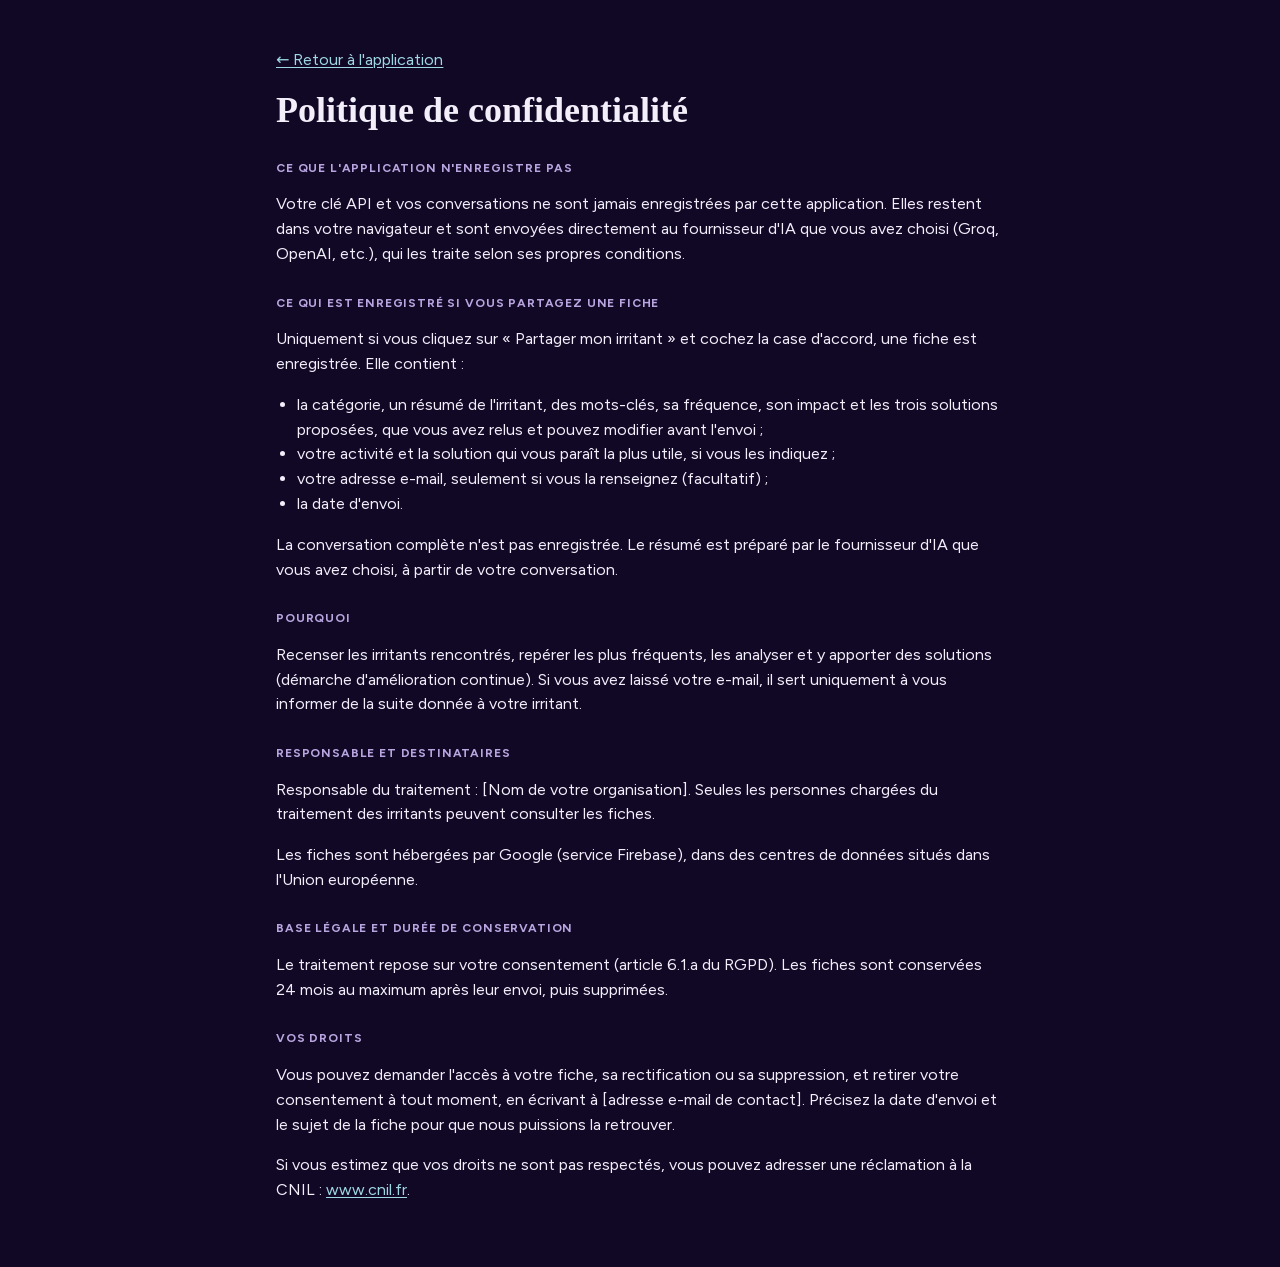
<file: public/confidentialite.html>
<!doctype html>
<html lang="fr">
<head>
  <meta charset="utf-8">
  <meta name="viewport" content="width=device-width, initial-scale=1">
  <title>Confidentialité · Résolveur d'irritants</title>
  <link rel="icon" href="favicon.svg" type="image/svg+xml">
  <link rel="stylesheet" href="css/style.css">
</head>
<body>
  <!-- À PERSONNALISER : remplacez les deux textes entre crochets [ ] (étape 10.6 du guide). -->
  <main class="legal">
    <p><a href="./">← Retour à l'application</a></p>
    <h1>Politique de confidentialité</h1>

    <h2>Ce que l'application n'enregistre pas</h2>
    <p>Votre clé API et vos conversations ne sont jamais enregistrées par cette application. Elles restent dans votre navigateur et sont envoyées directement au fournisseur d'IA que vous avez choisi (Groq, OpenAI, etc.), qui les traite selon ses propres conditions.</p>

    <h2>Ce qui est enregistré si vous partagez une fiche</h2>
    <p>Uniquement si vous cliquez sur « Partager mon irritant » et cochez la case d'accord, une fiche est enregistrée. Elle contient :</p>
    <ul>
      <li>la catégorie, un résumé de l'irritant, des mots-clés, sa fréquence, son impact et les trois solutions proposées, que vous avez relus et pouvez modifier avant l'envoi ;</li>
      <li>votre activité et la solution qui vous paraît la plus utile, si vous les indiquez ;</li>
      <li>votre adresse e-mail, seulement si vous la renseignez (facultatif) ;</li>
      <li>la date d'envoi.</li>
    </ul>
    <p>La conversation complète n'est pas enregistrée. Le résumé est préparé par le fournisseur d'IA que vous avez choisi, à partir de votre conversation.</p>

    <h2>Pourquoi</h2>
    <p>Recenser les irritants rencontrés, repérer les plus fréquents, les analyser et y apporter des solutions (démarche d'amélioration continue). Si vous avez laissé votre e-mail, il sert uniquement à vous informer de la suite donnée à votre irritant.</p>

    <h2>Responsable et destinataires</h2>
    <p>Responsable du traitement : [Nom de votre organisation]. Seules les personnes chargées du traitement des irritants peuvent consulter les fiches.</p>
    <p>Les fiches sont hébergées par Google (service Firebase), dans des centres de données situés dans l'Union européenne.</p>

    <h2>Base légale et durée de conservation</h2>
    <p>Le traitement repose sur votre consentement (article 6.1.a du RGPD). Les fiches sont conservées 24 mois au maximum après leur envoi, puis supprimées.</p>

    <h2>Vos droits</h2>
    <p>Vous pouvez demander l'accès à votre fiche, sa rectification ou sa suppression, et retirer votre consentement à tout moment, en écrivant à [adresse e-mail de contact]. Précisez la date d'envoi et le sujet de la fiche pour que nous puissions la retrouver.</p>
    <p>Si vous estimez que vos droits ne sont pas respectés, vous pouvez adresser une réclamation à la CNIL : <a href="https://www.cnil.fr" rel="noopener">www.cnil.fr</a>.</p>
  </main>
</body>
</html>
</file>
<file: public/css/style.css>
/* Charte graphique (thème sombre)
   Fonds      page #110826 · panneaux #1A0F36 · éléments dans un panneau #231545 · bordures #352558
   Marque     violet #4B2882 · lavande (titres de panneau) #B9A6E0 · lavande claire #D9C9FF
              bleu ciel (accent, « en direct ») #9ED8E2 · bleu ciel profond #5FB7C6
              dégradé du mot clé #9ED8E2 → #D9C9FF · dégradé des barres #4B2882 → #9ED8E2
   Texte      principal #F2EEFA · secondaire #A99DC6
   États      friction #FF8A95 · validé #6FD6A8 · vigilance #F3B65B · écarté ou désactivé #6D6290
   Polices    Georgia gras (message clé, 24 à 40 px)
              Figtree (900 grands chiffres, 700 titres en capitales 12 px, 400 à 600 texte)
              JetBrains Mono 11,5 px (adresses e-mail, heures, identifiants techniques)
   Les polices Figtree et JetBrains Mono sont hébergées avec le site (dossier fonts) :
   aucun appel à un service externe, ce qui évite un transfert de données vers Google Fonts. */

@font-face {
  font-family: "Figtree";
  src: url("../fonts/figtree.woff2") format("woff2");
  font-weight: 400 900;
  font-style: normal;
  font-display: swap;
}
@font-face {
  font-family: "JetBrains Mono";
  src: url("../fonts/jetbrains-mono.woff2") format("woff2");
  font-weight: 400 500;
  font-style: normal;
  font-display: swap;
}

:root {
  --bg: #110826;
  --panel: #1A0F36;
  --inset: #231545;
  --border: #352558;

  --violet: #4B2882;
  --violet-hover: #5D35A0;
  --lavender: #B9A6E0;
  --lavender-light: #D9C9FF;
  --sky: #9ED8E2;
  --sky-deep: #5FB7C6;
  --grad-key: linear-gradient(90deg, #9ED8E2, #D9C9FF);
  --grad-bar: linear-gradient(90deg, #4B2882, #9ED8E2);

  --text: #F2EEFA;
  --muted: #A99DC6;
  --friction: #FF8A95;
  --friction-soft: rgba(255, 138, 149, .12);
  --valid: #6FD6A8;
  --warn: #F3B65B;
  --off: #6D6290;

  --radius: 14px;
  --shadow: 0 1px 2px rgba(0, 0, 0, .4), 0 16px 40px rgba(5, 2, 15, .55);
  --font: "Figtree", "Segoe UI", system-ui, -apple-system, "Helvetica Neue", Arial, sans-serif;
  --serif: Georgia, "Times New Roman", serif;
  --mono: "JetBrains Mono", ui-monospace, SFMono-Regular, Menlo, Consolas, monospace;
  color-scheme: dark;
}

* { box-sizing: border-box; }
[hidden] { display: none !important; }
html, body { height: 100%; }
body {
  margin: 0;
  background: var(--bg);
  color: var(--text);
  font: 400 16px/1.55 var(--font);
  -webkit-font-smoothing: antialiased;
}
a { color: var(--sky); text-underline-offset: 2px; }
a:hover { color: var(--lavender-light); }
h1, h2 { line-height: 1.2; margin: 0; font-weight: 700; }
strong { font-weight: 700; }
.muted { color: var(--muted); }
.mono { font: 400 11.5px/1.4 var(--mono); letter-spacing: 0; }

/* Message clé : Georgia gras, mot clé en dégradé */
.key-message { font-family: var(--serif); font-weight: 700; color: var(--text); letter-spacing: -.01em; }
.key {
  background: var(--grad-key);
  -webkit-background-clip: text; background-clip: text;
  color: transparent;
}

/* Titres de panneau : capitales 12 px, lavande */
.panel-title, #setup-form label, .share-dialog label, .share-dialog .label, .board-side h2, .fiche-edit label {
  font: 700 12px/1.3 var(--font); text-transform: uppercase; letter-spacing: .07em; color: var(--lavender);
}

button, input, select, textarea { font: inherit; color: inherit; }
button { cursor: pointer; border-radius: 10px; border: 1px solid transparent; padding: .55rem .95rem; font-weight: 600; }
button:disabled { cursor: not-allowed; background: var(--inset); color: var(--off); border-color: var(--border); }
button:focus-visible, input:focus-visible, select:focus-visible, textarea:focus-visible, summary:focus-visible, a:focus-visible {
  outline: 2px solid var(--sky); outline-offset: 2px;
}
.primary { background: var(--violet); color: var(--text); font-weight: 700; border-color: #6A44AA; }
.primary:hover:not(:disabled) { background: var(--violet-hover); }
.primary.stop { background: var(--friction); border-color: var(--friction); color: #2A0A10; }
.ghost { background: transparent; border-color: var(--border); color: var(--text); }
.ghost:hover:not(:disabled) { background: var(--inset); border-color: var(--lavender); }

input, select, textarea {
  width: 100%;
  background: var(--inset);
  border: 1px solid var(--border);
  border-radius: 10px;
  padding: .6rem .75rem;
}
input:hover, select:hover, textarea:hover { border-color: #4A3878; }
input::placeholder, textarea::placeholder { color: var(--muted); opacity: .8; }
input:disabled, select:disabled, textarea:disabled { color: var(--off); }
select option { background: var(--panel); color: var(--text); }

/* ----- Configuration ----- */
.setup {
  min-height: 100%; display: grid; place-items: center; padding: 24px 16px;
  background:
    radial-gradient(ellipse at 20% 0%, rgba(75, 40, 130, .45), transparent 60%),
    radial-gradient(ellipse at 100% 100%, rgba(95, 183, 198, .12), transparent 55%),
    var(--bg);
}
.setup-card {
  position: relative; overflow: hidden;
  width: 100%; max-width: 520px;
  background: var(--panel); border: 1px solid var(--border);
  border-radius: 20px; padding: 30px 28px 26px; box-shadow: var(--shadow);
}
.setup-card::before, .share-dialog::before {
  content: ""; position: absolute; inset: 0 0 auto 0; height: 5px; background: var(--grad-bar);
}
.brand { display: flex; gap: 14px; align-items: center; margin-bottom: 20px; }
.brand h1 { font-size: 30px; }
.brand p { margin: .35rem 0 0; font-size: .95rem; }
#setup-form { display: grid; gap: 6px; }
#setup-form label { margin-top: 12px; }
.input-row { display: flex; gap: 8px; }
.input-row input { flex: 1; min-width: 0; }
.input-row button { white-space: nowrap; }
.hint { margin: 2px 0 0; font-size: .85rem; line-height: 1.45; color: var(--muted); }
.hint.ok { color: var(--valid); font-weight: 600; }
.hint.bad { color: var(--friction); font-weight: 600; }
.hint.warn { color: var(--warn); font-weight: 600; }
.check { display: flex; align-items: center; gap: 8px; }
#setup-form label.check, .share-dialog label.check {
  font: 400 15px/1.45 var(--font); text-transform: none; letter-spacing: 0; color: var(--text);
}
.check input { width: auto; accent-color: var(--sky-deep); }
.error {
  background: var(--friction-soft); color: var(--friction); border: 1px solid rgba(255, 138, 149, .35);
  padding: .6rem .8rem; border-radius: 10px; margin: 8px 0 0; font-size: .9rem;
}
#setup-form .primary { margin-top: 18px; padding: .8rem; font-size: 1rem; }
.privacy {
  margin-top: 18px; font-size: .88rem; color: var(--muted);
  background: var(--inset); border: 1px solid var(--border); border-radius: 12px; padding: .75rem .9rem;
}
.privacy summary { cursor: pointer; font: 700 12px/1.3 var(--font); text-transform: uppercase; letter-spacing: .07em; color: var(--lavender); }
.privacy p { margin: .55rem 0 0; }

/* ----- Conversation ----- */
.chat { height: 100%; display: flex; flex-direction: column; }
.topbar {
  position: relative;
  display: flex; justify-content: space-between; align-items: center; gap: 12px; flex-wrap: wrap;
  padding: 12px max(16px, calc((100% - 900px) / 2 + 16px));
  background: var(--panel); border-bottom: 1px solid var(--border);
}
.topbar::after { content: ""; position: absolute; left: 0; right: 0; bottom: -1px; height: 2px; background: var(--grad-bar); opacity: .7; }
.board .topbar { padding-left: max(16px, calc((100% - 1200px) / 2 + 16px)); padding-right: max(16px, calc((100% - 1200px) / 2 + 16px)); }
.topbar-title { display: flex; align-items: center; gap: 10px; min-width: 0; }
.topbar-title > div { display: flex; flex-direction: column; min-width: 0; }
.topbar-title strong { font-size: 1.05rem; }
.badge { color: var(--muted); white-space: nowrap; overflow: hidden; text-overflow: ellipsis; font: 400 11.5px/1.4 var(--mono); }
.topbar-actions { display: flex; gap: 6px; flex-wrap: wrap; }
.topbar-actions button { padding: .4rem .75rem; font-size: .88rem; }

.messages {
  flex: 1; overflow-y: auto; padding: 22px max(16px, calc((100% - 900px) / 2 + 16px));
  display: flex; flex-direction: column; gap: 14px;
}
.welcome { margin: auto 0; text-align: center; padding: 20px 0; }
.welcome h2 { font-size: clamp(28px, 4.5vw, 40px); margin-bottom: .6rem; }
.welcome p { max-width: 600px; margin: 0 auto 24px; color: var(--muted); }
.welcome p strong { color: var(--text); }
.examples { display: grid; grid-template-columns: repeat(auto-fit, minmax(220px, 1fr)); gap: 10px; text-align: left; }
.chip {
  background: var(--panel); border: 1px solid var(--border); border-left: 3px solid var(--violet);
  border-radius: 12px; padding: .85rem .95rem; font-size: .93rem; font-weight: 400; line-height: 1.4; text-align: left; color: var(--text);
}
.chip:hover { border-color: var(--lavender); border-left-color: var(--sky); background: var(--inset); }

.msg { max-width: 100%; }
.msg.user { align-self: flex-end; max-width: 85%; }
.msg.user .msg-body {
  background: var(--violet); color: var(--text);
  border-radius: var(--radius) var(--radius) 4px var(--radius);
  padding: .65rem .95rem; white-space: pre-wrap; overflow-wrap: anywhere;
}
.msg.assistant .msg-body {
  background: var(--panel); border: 1px solid var(--border); border-left: 3px solid var(--sky-deep);
  border-radius: var(--radius) var(--radius) var(--radius) 4px;
  padding: .85rem 1.1rem; overflow-wrap: anywhere;
}
.msg.typing .msg-body::after {
  content: "L'assistant réfléchit…"; color: var(--sky); font-weight: 500;
  animation: pulse 1.2s ease-in-out infinite;
}
@keyframes pulse { 50% { opacity: .4; } }
@media (prefers-reduced-motion: reduce) { .msg.typing .msg-body::after { animation: none; } }

.msg.error {
  background: var(--friction-soft); color: var(--friction); border: 1px solid rgba(255, 138, 149, .35); border-radius: var(--radius);
  padding: .7rem .95rem; display: flex; gap: 12px; align-items: center; justify-content: space-between; flex-wrap: wrap;
}
.msg.error p { margin: 0; flex: 1 1 260px; }

/* Contenu Markdown */
.msg-body > :first-child { margin-top: 0; }
.msg-body > :last-child { margin-bottom: 0; }
.msg-body p, .msg-body ul, .msg-body ol, .msg-body blockquote, .msg-body pre, .msg-body .table-wrap { margin: .6rem 0; }
.msg-body h3, .msg-body h4, .msg-body h5, .msg-body h6 { margin: 1.1rem 0 .4rem; line-height: 1.3; font-weight: 700; color: var(--lavender); }
.msg-body h3 { font-size: 1.15rem; }
.msg-body h4 { font-size: 1.05rem; }
.msg-body h5, .msg-body h6 { font-size: 1rem; }
.msg-body ul, .msg-body ol { padding-left: 1.4rem; }
.msg-body li + li { margin-top: .2rem; }
.msg-body li::marker { color: var(--sky-deep); }
.msg-body code { font-family: var(--mono); font-size: .86em; background: var(--inset); color: var(--lavender-light); padding: .1em .35em; border-radius: 5px; }
.msg-body pre { background: var(--inset); border: 1px solid var(--border); padding: .8rem; border-radius: 10px; overflow-x: auto; }
.msg-body pre code { background: none; padding: 0; }
.msg-body blockquote { border-left: 3px solid var(--lavender); margin-left: 0; padding: .4rem .9rem; background: var(--inset); border-radius: 0 8px 8px 0; }
.msg-body hr { border: 0; border-top: 1px solid var(--border); margin: 1rem 0; }
.table-wrap { overflow-x: auto; }
.msg-body table { border-collapse: collapse; width: 100%; font-size: .92rem; }
.msg-body th, .msg-body td { border: 1px solid var(--border); padding: .45rem .6rem; text-align: left; vertical-align: top; overflow-wrap: normal; min-width: 5.5rem; }
.msg-body th { background: var(--inset); color: var(--lavender); font: 700 12px/1.3 var(--font); text-transform: uppercase; letter-spacing: .06em; }
.msg-body tbody tr:nth-child(even) td { background: rgba(35, 21, 69, .5); }

.composer {
  display: flex; gap: 8px; align-items: flex-end;
  padding: 12px max(16px, calc((100% - 900px) / 2 + 16px)) 4px;
  border-top: 1px solid var(--border); background: var(--bg);
}
.composer textarea { flex: 1; resize: none; min-height: 46px; max-height: 220px; line-height: 1.45; background: var(--panel); }
.composer .primary { min-height: 46px; min-width: 96px; }
.footnote { text-align: center; font-size: .76rem; line-height: 1.4; color: var(--muted); margin: 4px 16px 12px; }
.noscript { text-align: center; padding: 40px 16px; }

/* ----- Partage d'une fiche irritant ----- */
.share-cta {
  display: flex; align-items: center; justify-content: space-between; gap: 12px; flex-wrap: wrap;
  background: var(--inset); border: 1px solid var(--border); border-left: 3px solid var(--sky);
  border-radius: var(--radius); padding: .85rem 1rem;
}
.share-cta p { margin: 0; flex: 1 1 280px; font-size: .95rem; }
.share-thanks { margin: 0; text-align: center; color: var(--valid); font-weight: 700; font-size: .95rem; }

.share-dialog {
  width: min(640px, calc(100% - 32px)); max-height: calc(100% - 32px); overflow-y: auto;
  border: 1px solid var(--border); border-radius: 20px; padding: 28px 24px 24px;
  background: var(--panel); color: var(--text); box-shadow: var(--shadow);
}
.share-dialog::backdrop { background: rgba(8, 3, 20, .75); }
.share-dialog h2 { font-size: 28px; margin-bottom: .5rem; }
.share-dialog > form > p.muted { margin: 0 0 .4rem; font-size: .92rem; }
fieldset { border: 0; margin: 0; padding: 0; min-width: 0; display: grid; gap: 6px; }
fieldset:disabled { opacity: .55; }
.share-dialog label, .share-dialog .label { margin: 12px 0 0; }
.share-dialog textarea { resize: vertical; }
.field-pair { display: grid; grid-template-columns: 1fr 1fr; gap: 12px; }
.field-pair > div { display: grid; gap: 6px; min-width: 0; }
.radio-row { display: flex; gap: 6px 18px; flex-wrap: wrap; }
.share-dialog .radio-row label.check { margin: 0; }
.share-dialog label.check.consent { align-items: flex-start; margin-top: 18px; font-size: .9rem; }
.check.consent input { margin-top: .25rem; }
#f-email { font-family: var(--mono); font-size: 13px; }
.dialog-actions { display: flex; justify-content: flex-end; gap: 8px; margin-top: 18px; flex-wrap: wrap; }

/* ----- Page de suivi ----- */
.wide { width: 100%; padding: .8rem; font-size: 1rem; margin-top: 14px; }
.back { margin-top: 18px; text-align: center; }
.board { min-height: 100%; }
.board-main { padding: 22px max(16px, calc((100% - 1200px) / 2 + 16px)) 40px; display: grid; gap: 16px; }
.status-filters, .keywords { display: flex; flex-wrap: wrap; gap: 8px; }
.filter-chip {
  display: inline-flex; align-items: center; gap: 7px;
  background: var(--panel); color: var(--text); border: 1px solid var(--border);
  border-radius: 999px; padding: .4rem .85rem; font-size: .88rem; font-weight: 500;
}
.filter-chip:hover { border-color: var(--lavender); }
.filter-chip.active { background: var(--violet); border-color: #6A44AA; font-weight: 700; }
.filter-chip[data-statut]::before { content: ""; width: 8px; height: 8px; border-radius: 50%; background: var(--dot, var(--muted)); }
[data-statut="nouveau"] { --dot: var(--sky); }
[data-statut="analyse"] { --dot: var(--lavender); }
[data-statut="action"] { --dot: var(--warn); }
[data-statut="traite"] { --dot: var(--valid); }
[data-statut="ecarte"] { --dot: var(--off); }
.filters { display: flex; gap: 10px; flex-wrap: wrap; }
.filters input { flex: 2 1 260px; background: var(--panel); }
.filters select { flex: 1 1 200px; width: auto; background: var(--panel); }
.board-columns { display: grid; grid-template-columns: minmax(0, 1fr) 300px; gap: 20px; align-items: start; }
.board-list #count { margin: 0 0 10px; font-size: .9rem; }
#fiches { display: grid; gap: 12px; }
.empty { text-align: center; padding: 30px 0; }
.board-side {
  background: var(--panel); border: 1px solid var(--border); border-radius: var(--radius);
  padding: 16px; display: grid; gap: 10px; position: sticky; top: 16px;
}
.board-side h2 { margin-top: 6px; }
.side-table { width: 100%; border-collapse: collapse; font-size: .88rem; }
.side-table th, .side-table td { text-align: left; padding: .4rem .4rem; border-bottom: 1px solid var(--border); }
.side-table th:last-child, .side-table td:last-child { text-align: right; width: 4rem; }
.side-table th { color: var(--muted); font-weight: 600; font-size: .8rem; }
.side-table td:last-child { font-weight: 900; font-size: 1.05rem; color: var(--lavender-light); }
.keywords .filter-chip { background: var(--inset); }
.keywords .filter-chip.active { background: var(--violet); }

.fiche {
  background: var(--panel); border: 1px solid var(--border); border-left: 3px solid var(--dot, var(--sky));
  border-radius: var(--radius); padding: 14px 16px; display: grid; gap: 8px;
}
.fiche[data-statut="ecarte"] .fiche-resume { color: var(--muted); }
.fiche-head { display: flex; justify-content: space-between; gap: 10px; flex-wrap: wrap; align-items: baseline; }
.fiche-cat { font: 700 12px/1.3 var(--font); text-transform: uppercase; letter-spacing: .07em; color: var(--lavender); }
.fiche-date { font: 400 11.5px/1.4 var(--mono); color: var(--muted); }
.fiche-resume { margin: 0; font-weight: 500; }
.fiche-details { display: grid; grid-template-columns: max-content minmax(0, 1fr); gap: 4px 12px; margin: 0; font-size: .9rem; }
.fiche-details dt { color: var(--muted); }
.fiche-details dd { margin: 0; overflow-wrap: anywhere; }
.fiche-details a[href^="mailto:"] { font: 400 11.5px/1.6 var(--mono); }
.fiche-tags { display: flex; flex-wrap: wrap; gap: 6px; }
.tag { background: var(--inset); border: 1px solid var(--border); color: var(--lavender-light); border-radius: 999px; padding: .12rem .6rem; font-size: .8rem; }
.fiche-edit { display: grid; grid-template-columns: 220px minmax(0, 1fr); gap: 10px; border-top: 1px solid var(--border); padding-top: 10px; align-items: start; }
.fiche-edit label { display: grid; gap: 6px; }
.fiche-edit textarea, .fiche-edit select { resize: vertical; font: 400 15px/1.45 var(--font); text-transform: none; letter-spacing: 0; color: var(--text); }
.fiche-actions { grid-column: 1 / -1; display: flex; gap: 8px; justify-content: flex-end; align-items: center; flex-wrap: wrap; }
.fiche-saved { margin: 0 auto 0 0; }
.fiche-delete { color: var(--friction); }
.fiche-delete:hover:not(:disabled) { border-color: var(--friction); background: var(--friction-soft); }

@media (max-width: 900px) {
  .board-columns { grid-template-columns: 1fr; }
  .board-side { position: static; order: -1; }
}

/* ----- Page de confidentialité ----- */
.legal { max-width: 760px; margin: 0 auto; padding: 32px 16px 48px; }
.legal h1 { font-family: var(--serif); font-size: clamp(28px, 5vw, 36px); margin-bottom: 1rem; }
.legal h2 { font: 700 12px/1.3 var(--font); text-transform: uppercase; letter-spacing: .07em; color: var(--lavender); margin: 1.8rem 0 .5rem; }
.legal p, .legal li { color: var(--text); }
.legal ul { padding-left: 1.3rem; }

@media (max-width: 600px) {
  .setup-card { padding: 26px 20px 20px; }
  .brand h1 { font-size: 26px; }
  .topbar-actions { width: 100%; }
  .topbar-actions button { flex: 1; }
  .msg.user { max-width: 92%; }
  .composer .primary { min-width: 0; }
  .field-pair { grid-template-columns: 1fr; gap: 0; }
  .share-dialog { padding: 24px 18px 18px; }
  .share-dialog h2 { font-size: 24px; }
  .fiche-edit { grid-template-columns: 1fr; }
  .fiche-details { grid-template-columns: 1fr; }
  .fiche-details dd { margin-bottom: 4px; }
}
</file>
